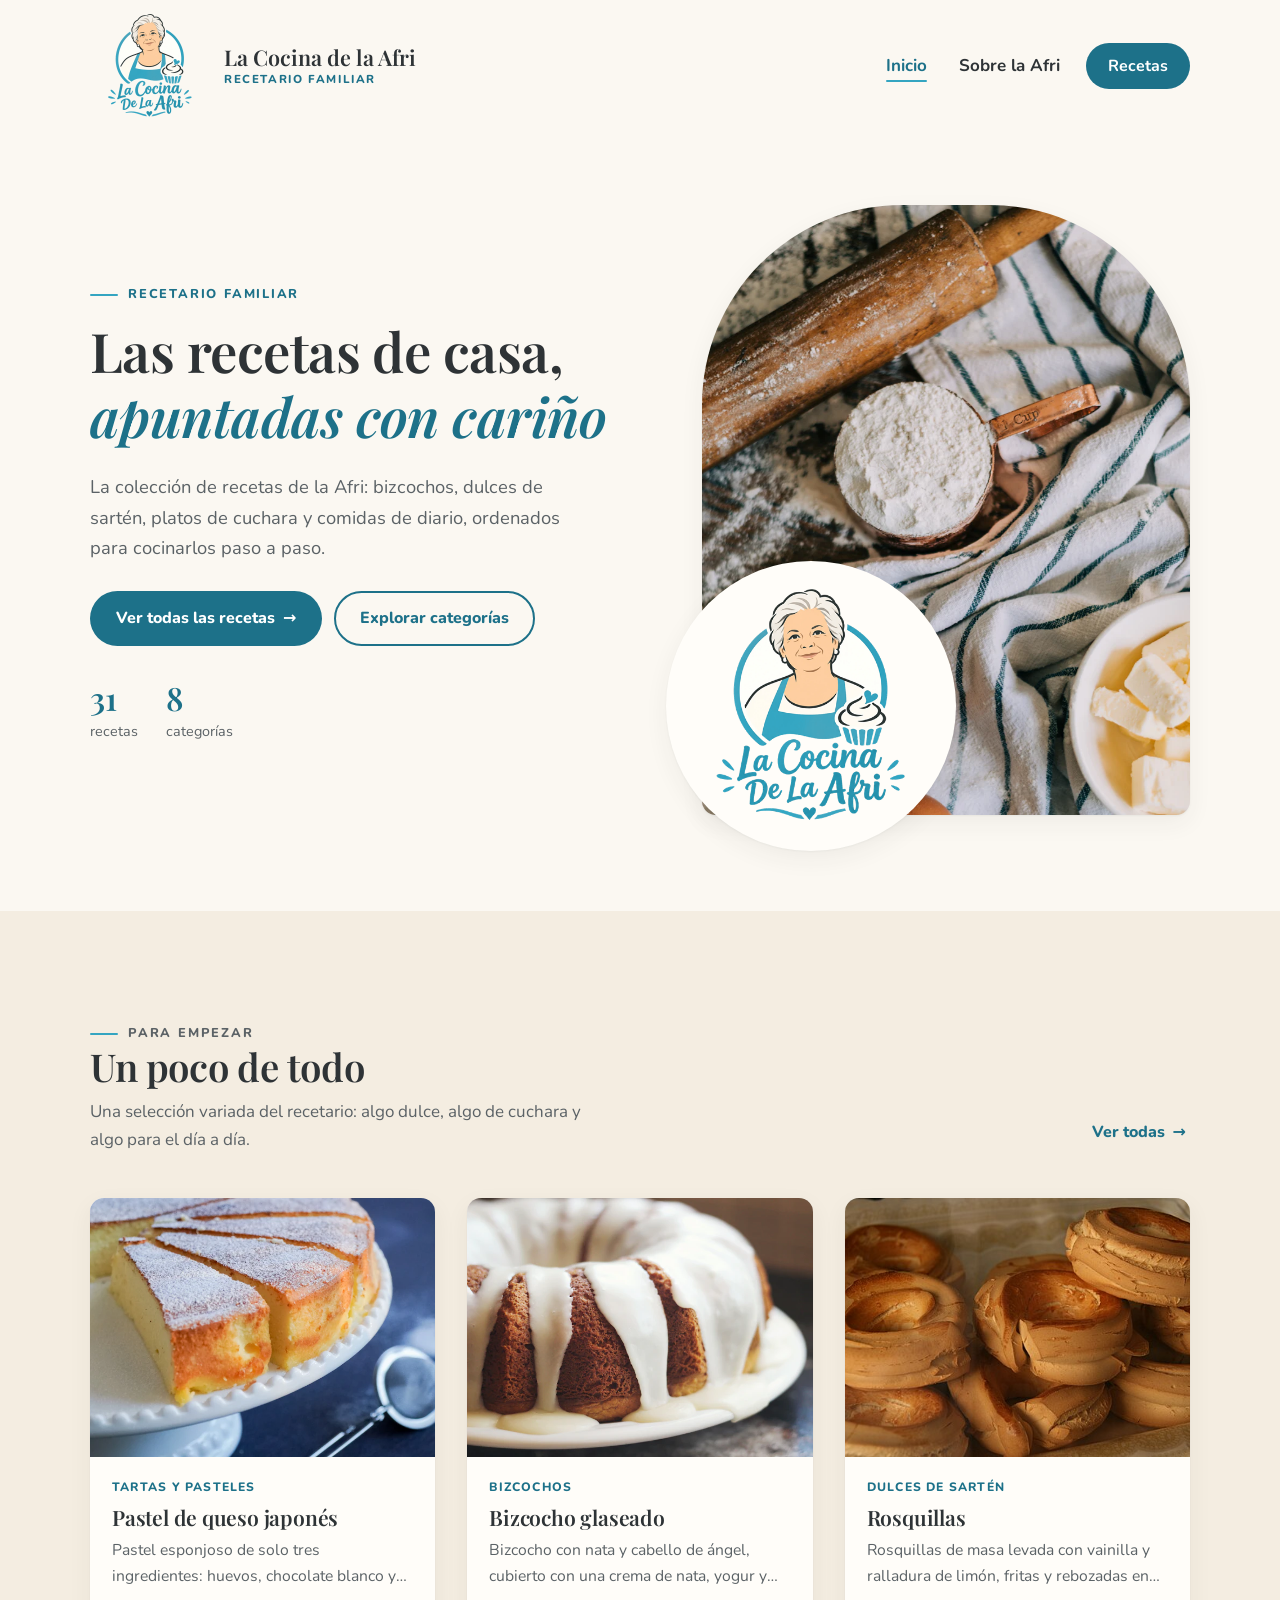
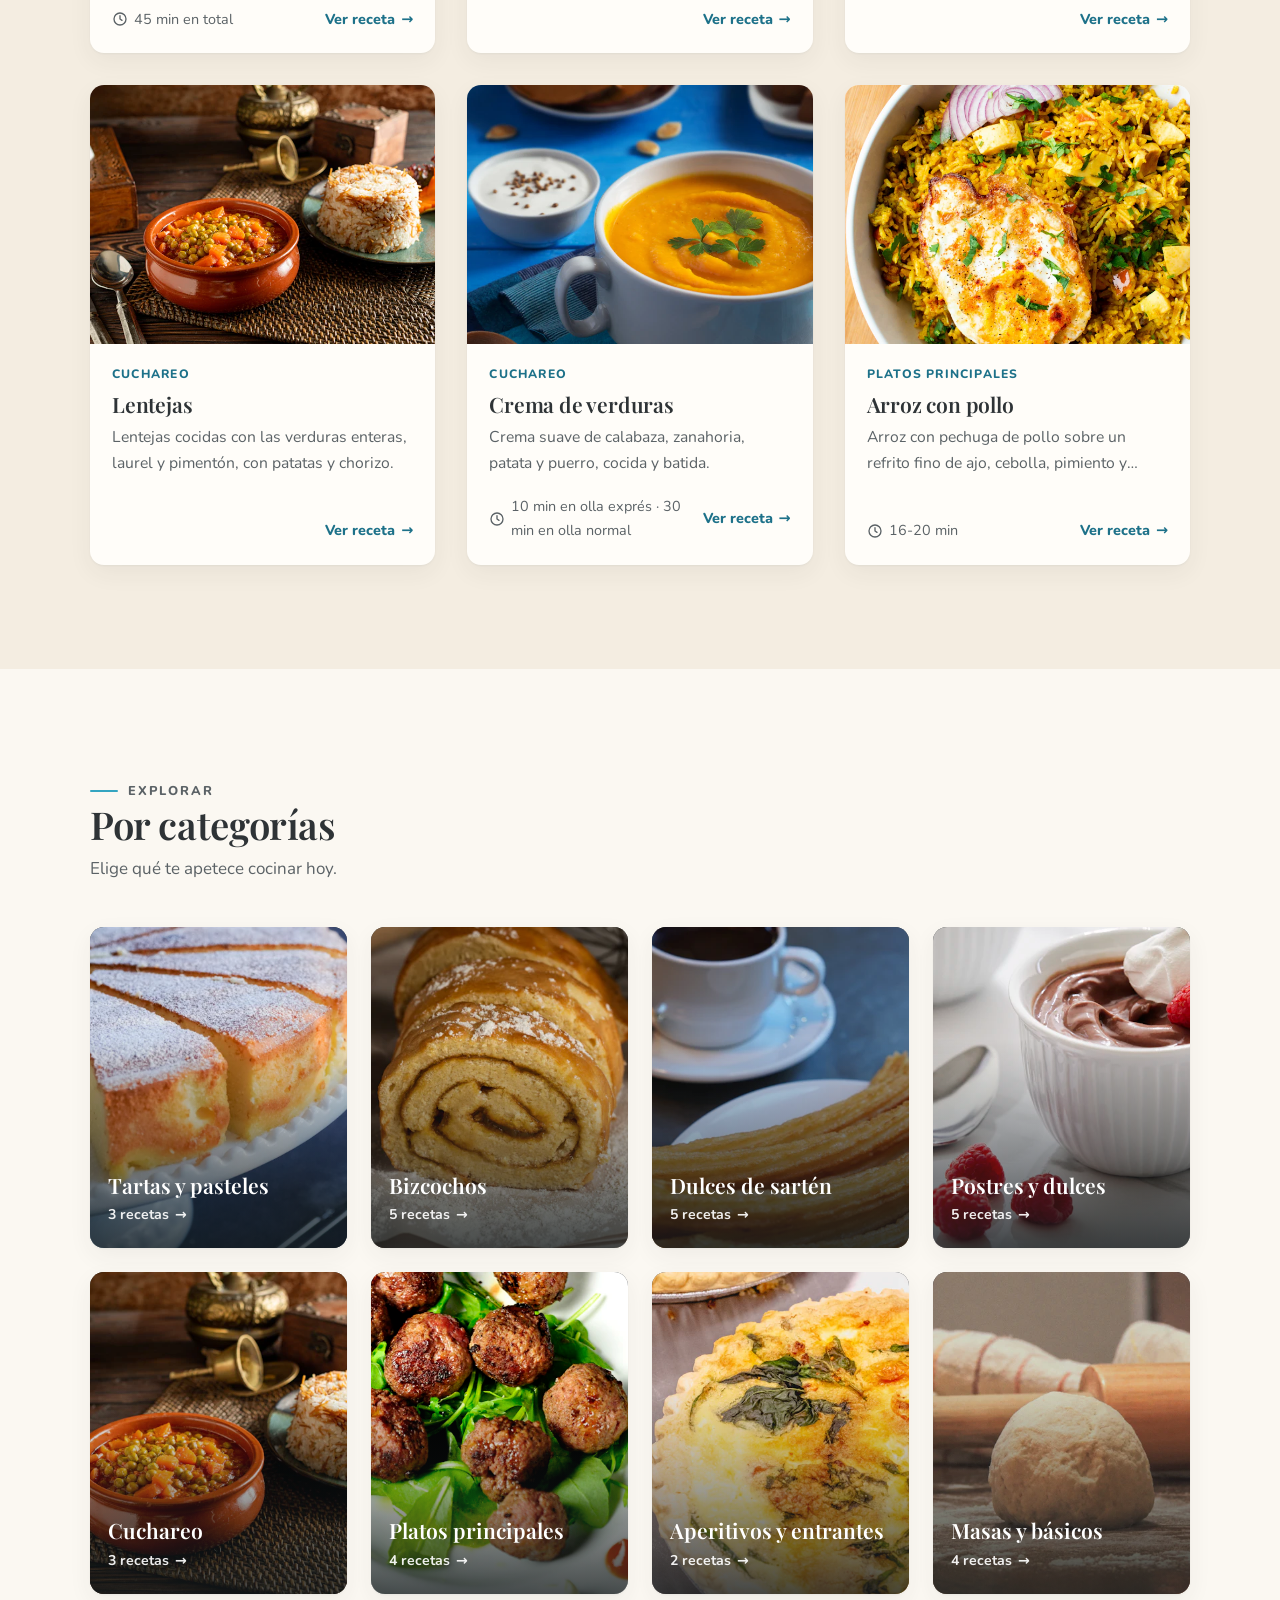
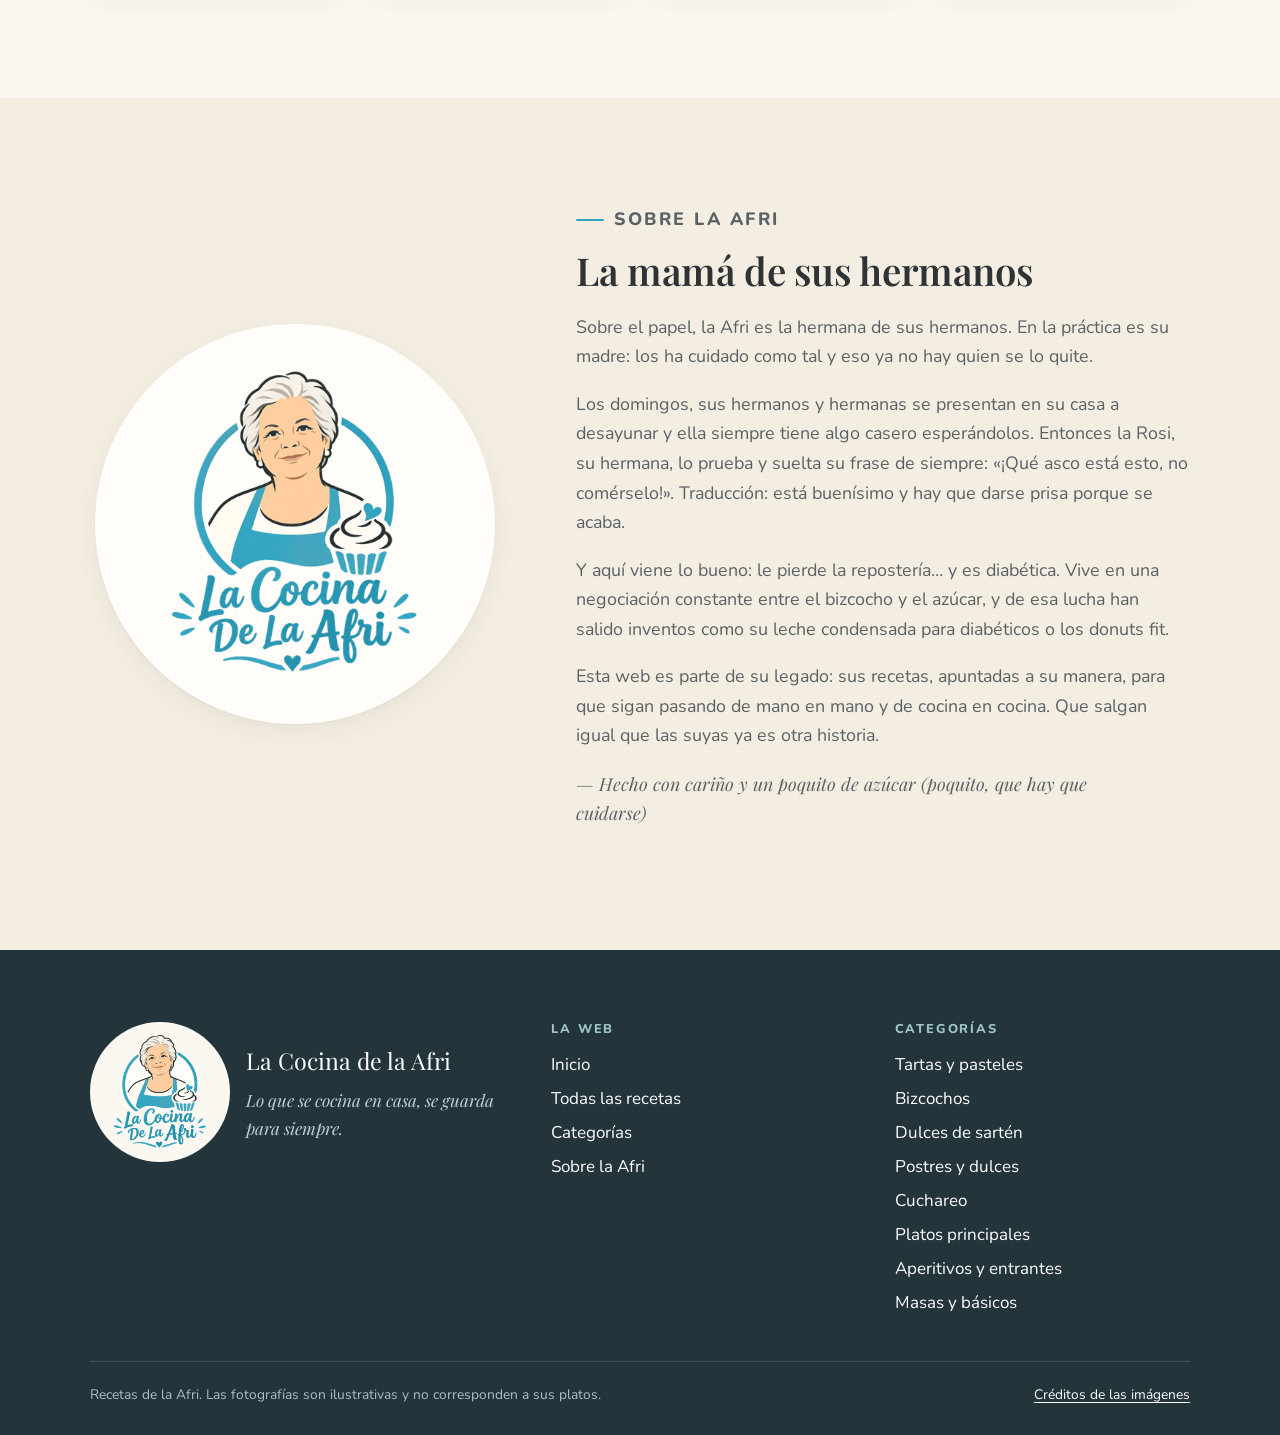
<file: index.html>
<!doctype html>
<html lang="es">
<head>
  <meta charset="utf-8">
  <meta name="viewport" content="width=device-width, initial-scale=1">
  <title>La Cocina de la Afri · Recetario familiar</title>
  <meta name="description" content="Las recetas de la Afri ordenadas y explicadas paso a paso: bizcochos, dulces de sartén, platos de cuchara y comidas de diario.">
  <meta name="theme-color" content="#fbf8f2">
  <link rel="icon" type="image/png" href="assets/logo/favicon-64.png">
  <link rel="apple-touch-icon" href="assets/logo/apple-touch-icon.png">
  <link rel="manifest" href="manifest.webmanifest">
  <meta property="og:type" content="website">
  <meta property="og:locale" content="es_ES">
  <meta property="og:title" content="La Cocina de la Afri">
  <meta property="og:description" content="Las recetas de la Afri ordenadas y explicadas paso a paso.">
  <meta property="og:image" content="assets/logo/logo-480.png">
  <link rel="preconnect" href="https://fonts.googleapis.com">
  <link rel="preconnect" href="https://fonts.gstatic.com" crossorigin>
  <link rel="stylesheet" href="https://fonts.googleapis.com/css2?family=Nunito:wght@400;600;700;800&family=Playfair+Display:ital,wght@0,400..700;1,400..600&display=swap">
  <link rel="stylesheet" href="css/styles.css">
  <link rel="preload" as="image" href="assets/images/portada/ingredientes-reposteria-900.webp">
</head>
<body data-pagina="inicio">
  <div id="cabecera"></div>

  <main id="contenido">
    <!-- Presentación -->
    <section class="hero" aria-labelledby="titulo-hero">
      <div class="contenedor hero__rejilla">
        <div>
          <p class="antetitulo">Recetario familiar</p>
          <h1 id="titulo-hero">Las recetas de casa, <em>apuntadas con cariño</em></h1>
          <p class="hero__texto">La colección de recetas de la Afri: bizcochos, dulces de sartén, platos de cuchara y comidas de diario, ordenados para cocinarlos paso a paso.</p>
          <div class="hero__acciones">
            <a class="boton boton--principal" href="recetas.html">Ver todas las recetas <span class="flecha" aria-hidden="true">→</span></a>
            <a class="boton boton--secundario" href="#categorias">Explorar categorías</a>
          </div>
          <ul class="hero__cifras" id="cifras" aria-label="El recetario en cifras"></ul>
        </div>
        <div class="hero__visual">
          <img class="hero__foto" src="assets/images/portada/ingredientes-reposteria-900.webp" width="900" height="1000" alt="Harina, huevos y mantequilla sobre un paño de rayas, listos para hornear." fetchpriority="high">
          <div class="hero__sello"><img src="assets/logo/logo-480.png" width="190" height="190" alt="Logo de La Cocina de la Afri: ilustración de la Afri con delantal azul y una magdalena."></div>
        </div>
      </div>
    </section>

    <!-- Recetas destacadas -->
    <section class="seccion seccion--crema" aria-labelledby="titulo-destacadas">
      <div class="contenedor">
        <div class="seccion__cabecera revelar">
          <div>
            <p class="antetitulo">Para empezar</p>
            <h2 id="titulo-destacadas">Un poco de todo</h2>
            <p>Una selección variada del recetario: algo dulce, algo de cuchara y algo para el día a día.</p>
          </div>
          <a class="boton boton--texto" href="recetas.html">Ver todas <span class="flecha" aria-hidden="true">→</span></a>
        </div>
        <div class="rejilla" id="destacadas"></div>
      </div>
    </section>

    <!-- Categorías -->
    <section class="seccion" id="categorias" aria-labelledby="titulo-categorias">
      <div class="contenedor">
        <div class="seccion__cabecera revelar">
          <div>
            <p class="antetitulo">Explorar</p>
            <h2 id="titulo-categorias">Por categorías</h2>
            <p>Elige qué te apetece cocinar hoy.</p>
          </div>
        </div>
        <div class="categorias" id="lista-categorias"></div>
      </div>
    </section>

    <!-- Sobre la Afri -->
    <section class="seccion seccion--crema" id="sobre-afri" aria-labelledby="titulo-sobre">
      <div class="contenedor sobre">
        <div class="sobre__retrato revelar" id="retrato-afri">
          <img src="assets/logo/logo-480.png" width="400" height="400" alt="Ilustración de la Afri del logo de La Cocina de la Afri." loading="lazy">
        </div>
        <div class="sobre__texto revelar">
          <p class="antetitulo">Sobre la Afri</p>
          <h2 id="titulo-sobre">La mamá de sus hermanos</h2>
          <div id="texto-sobre"></div>
          <p class="sobre__firma">— Hecho con cariño y un poquito de azúcar (poquito, que hay que cuidarse)</p>
        </div>
      </div>
    </section>
  </main>

  <div id="pie"></div>

  <script src="data/sitio.js"></script>
  <script src="data/categorias.js"></script>
  <script src="data/recetas.js"></script>
  <script src="js/main.js"></script>
  <script src="js/inicio.js"></script>
</body>
</html>
</file>
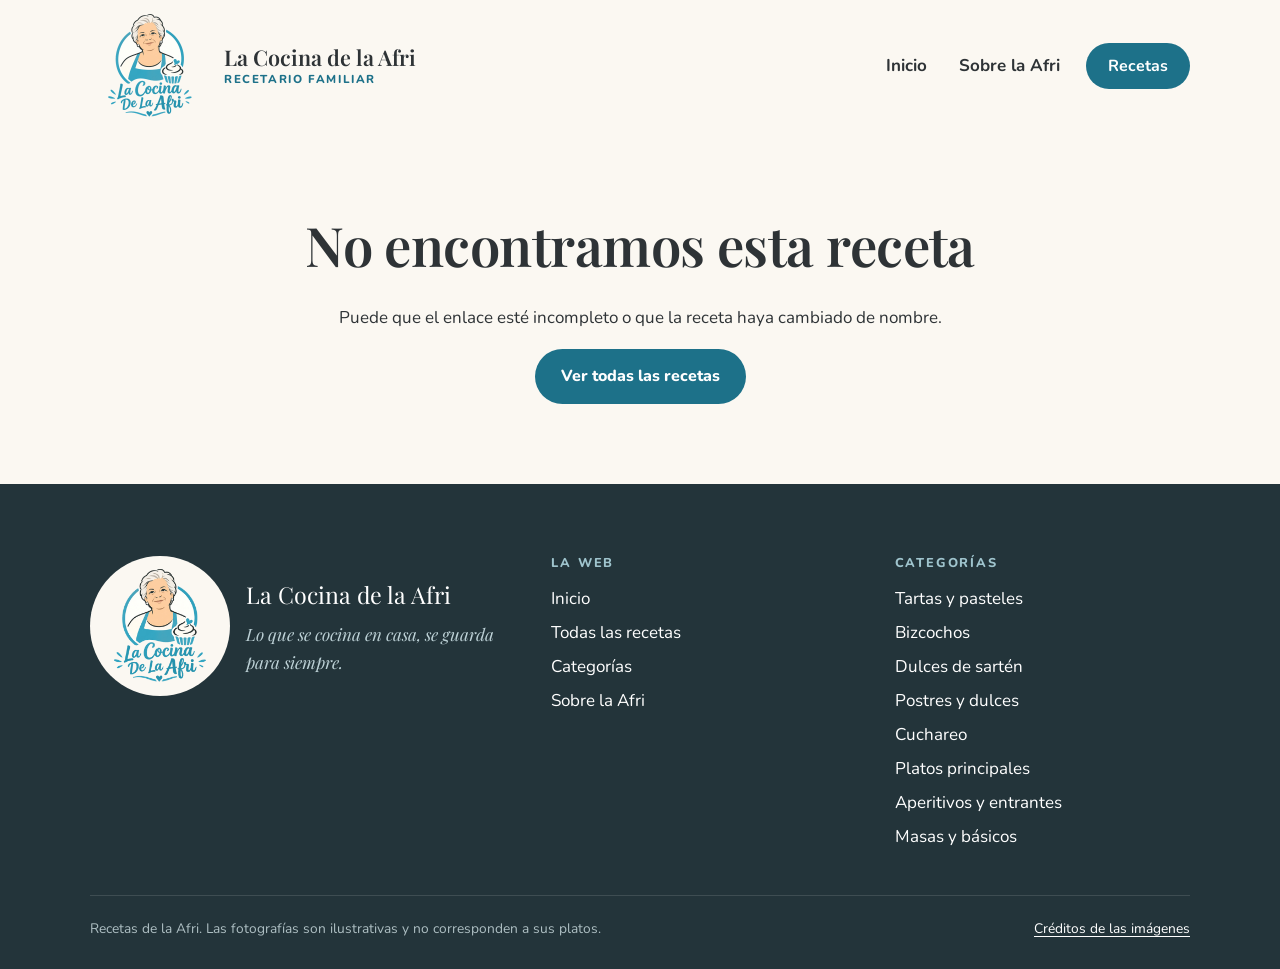
<file: receta.html>
<!doctype html>
<html lang="es">
<head>
  <meta charset="utf-8">
  <meta name="viewport" content="width=device-width, initial-scale=1">
  <title>Receta · La Cocina de la Afri</title>
  <meta name="description" content="Receta de La Cocina de la Afri, con ingredientes y pasos para seguir mientras cocinas.">
  <meta name="theme-color" content="#fbf8f2">
  <link rel="icon" type="image/png" href="assets/logo/favicon-64.png">
  <link rel="apple-touch-icon" href="assets/logo/apple-touch-icon.png">
  <link rel="manifest" href="manifest.webmanifest">
  <meta property="og:type" content="article">
  <meta property="og:locale" content="es_ES">
  <meta property="og:title" content="La Cocina de la Afri">
  <meta property="og:image" content="assets/logo/logo-480.png">
  <link rel="preconnect" href="https://fonts.googleapis.com">
  <link rel="preconnect" href="https://fonts.gstatic.com" crossorigin>
  <link rel="stylesheet" href="https://fonts.googleapis.com/css2?family=Nunito:wght@400;600;700;800&family=Playfair+Display:ital,wght@0,400..700;1,400..600&display=swap">
  <link rel="stylesheet" href="css/styles.css">
</head>
<body data-pagina="receta">
  <div id="cabecera"></div>

  <main id="contenido">
    <div id="receta"></div>
  </main>

  <div id="pie"></div>

  <script src="data/sitio.js"></script>
  <script src="data/categorias.js"></script>
  <script src="data/recetas.js"></script>
  <script src="js/main.js"></script>
  <script src="js/receta.js"></script>
</body>
</html>
</file>
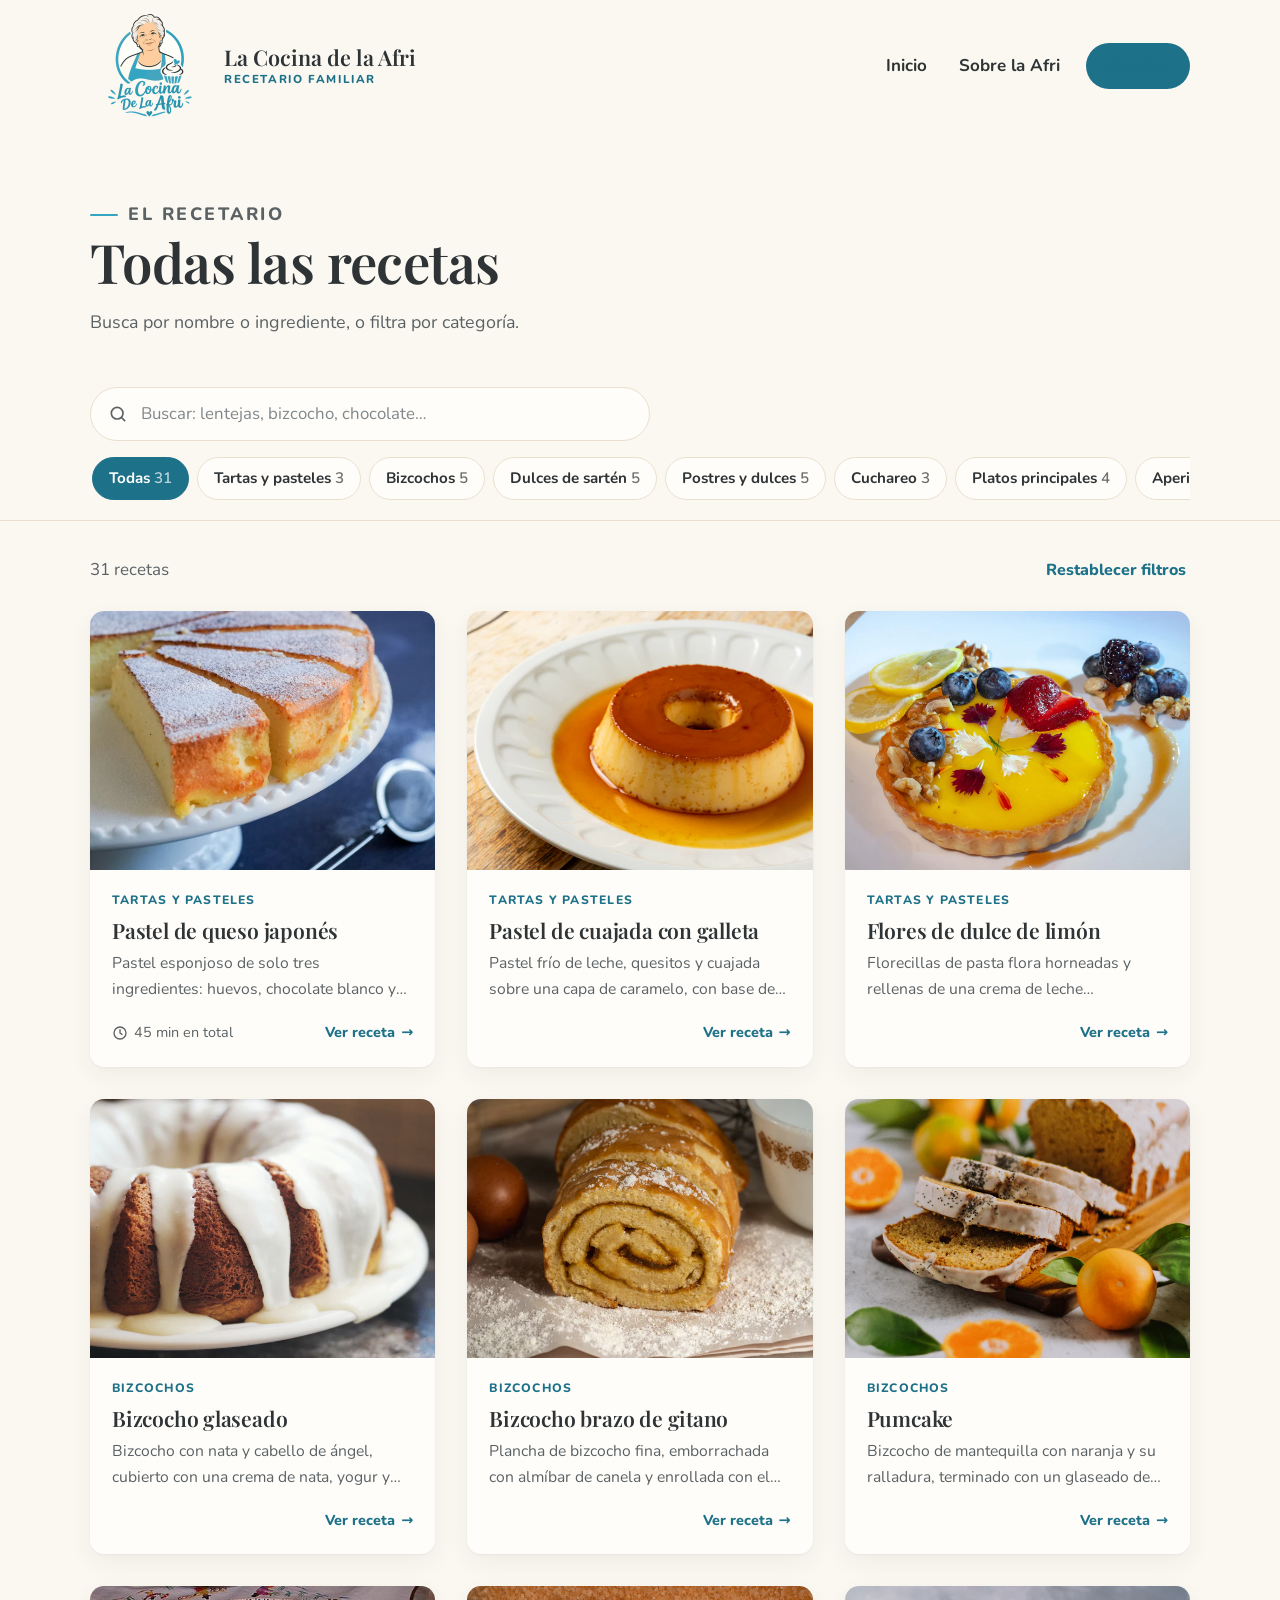
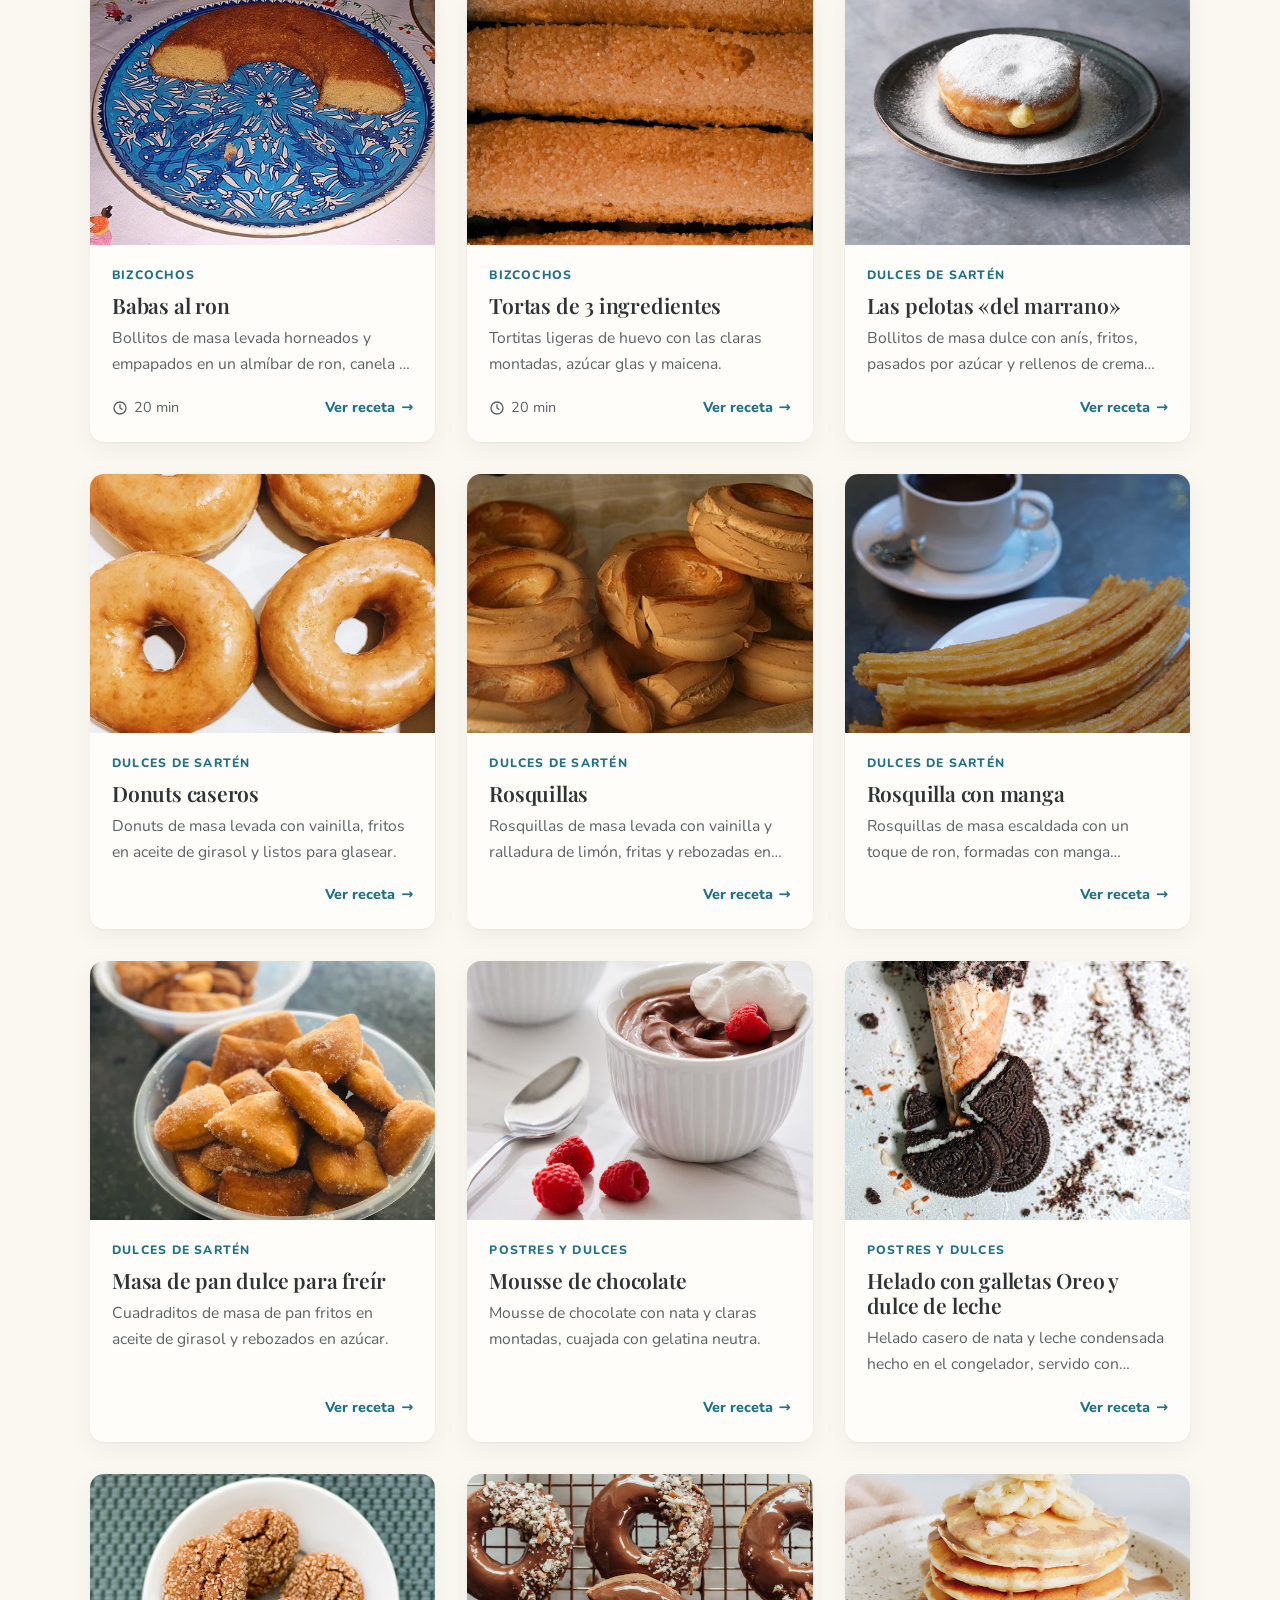
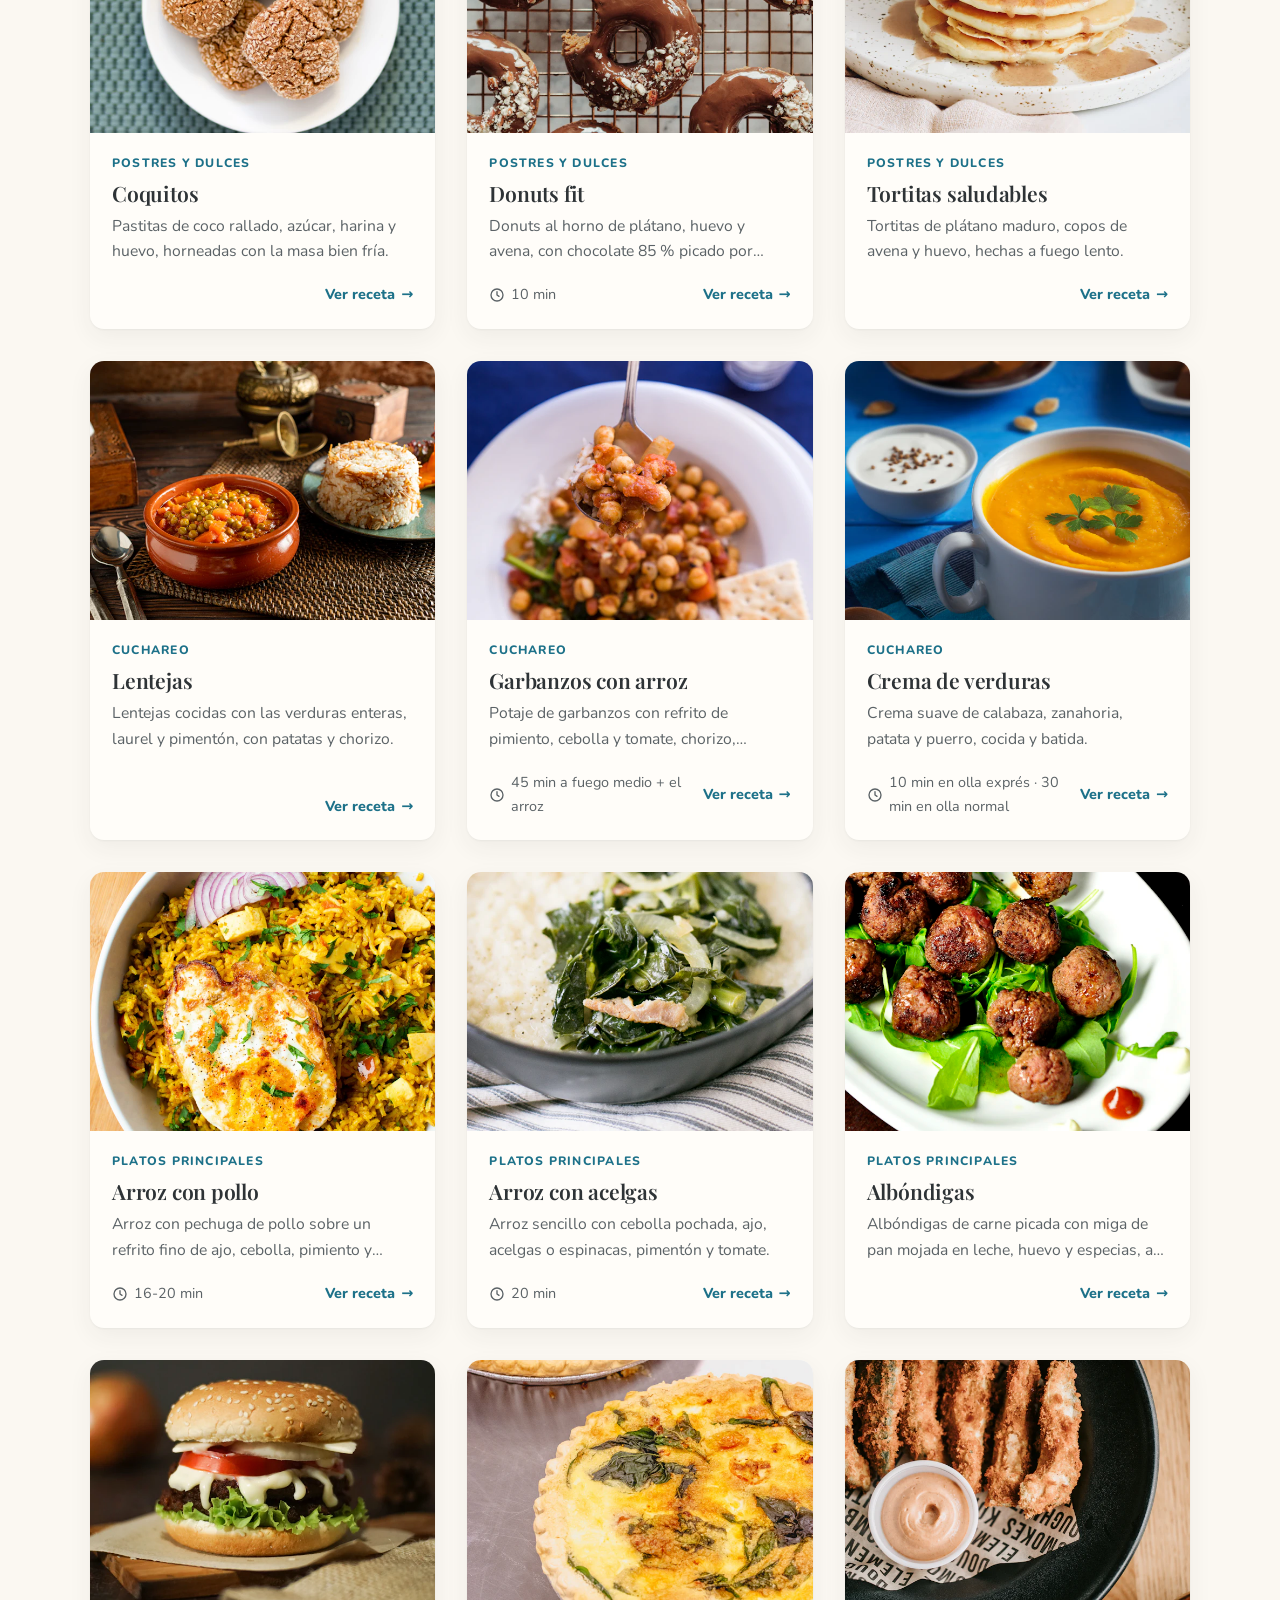
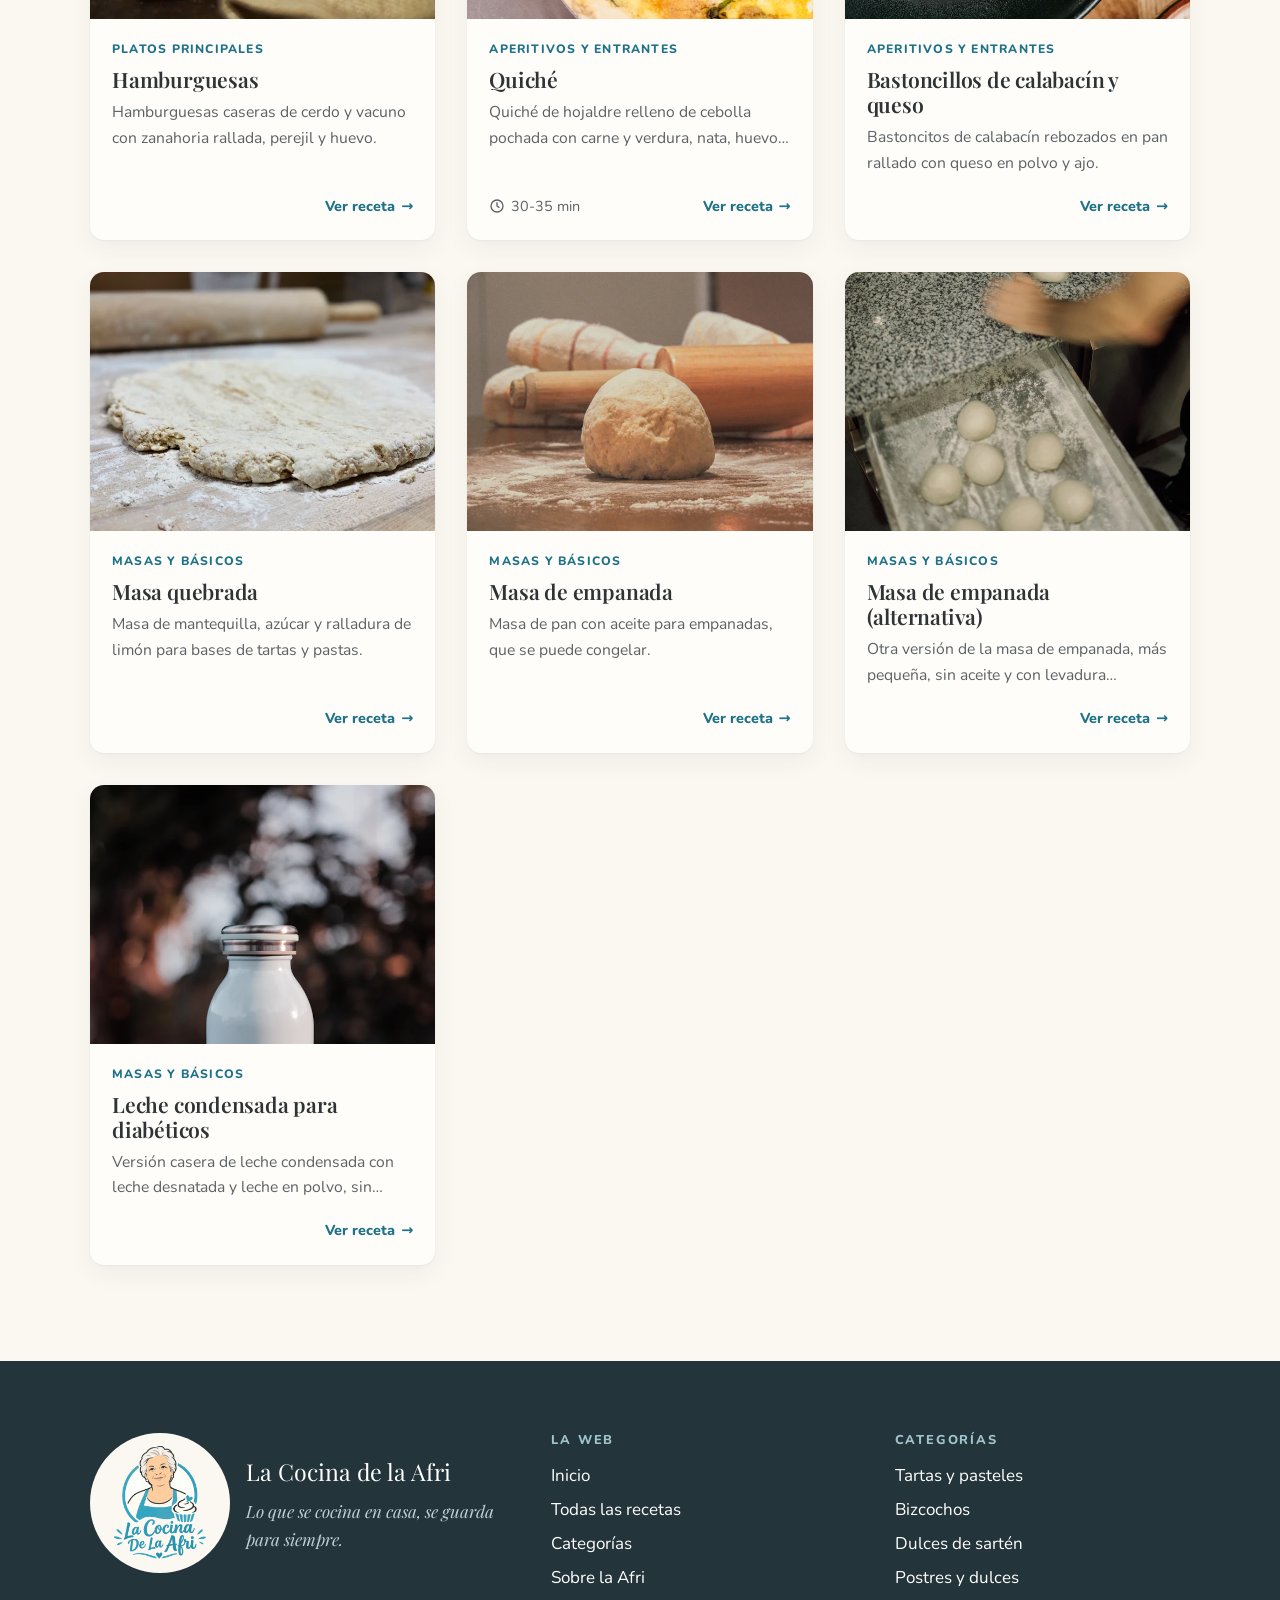
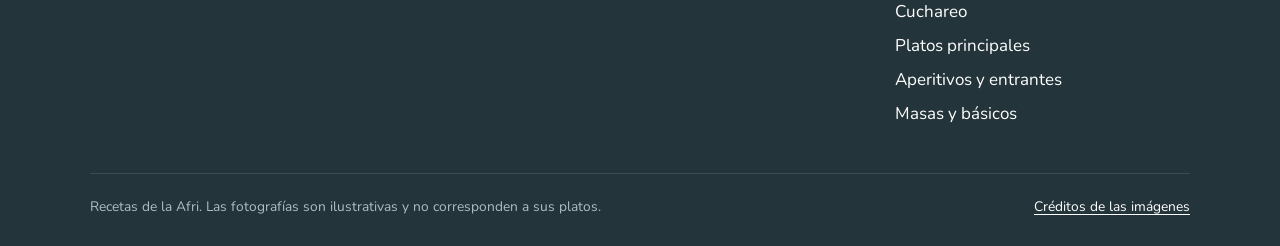
<file: recetas.html>
<!doctype html>
<html lang="es">
<head>
  <meta charset="utf-8">
  <meta name="viewport" content="width=device-width, initial-scale=1">
  <title>Todas las recetas · La Cocina de la Afri</title>
  <meta name="description" content="Catálogo completo de las recetas de la Afri, con buscador y filtros por categoría.">
  <meta name="theme-color" content="#fbf8f2">
  <link rel="icon" type="image/png" href="assets/logo/favicon-64.png">
  <link rel="apple-touch-icon" href="assets/logo/apple-touch-icon.png">
  <link rel="manifest" href="manifest.webmanifest">
  <meta property="og:type" content="website">
  <meta property="og:locale" content="es_ES">
  <meta property="og:title" content="Todas las recetas · La Cocina de la Afri">
  <meta property="og:image" content="assets/logo/logo-480.png">
  <link rel="preconnect" href="https://fonts.googleapis.com">
  <link rel="preconnect" href="https://fonts.gstatic.com" crossorigin>
  <link rel="stylesheet" href="https://fonts.googleapis.com/css2?family=Nunito:wght@400;600;700;800&family=Playfair+Display:ital,wght@0,400..700;1,400..600&display=swap">
  <link rel="stylesheet" href="css/styles.css">
</head>
<body data-pagina="recetas">
  <div id="cabecera"></div>

  <main id="contenido">
    <header class="cabecera-pagina">
      <div class="contenedor">
        <p class="antetitulo">El recetario</p>
        <h1 id="titulo-catalogo">Todas las recetas</h1>
        <p>Busca por nombre o ingrediente, o filtra por categoría.</p>
      </div>
    </header>

    <div class="filtros">
      <div class="contenedor">
        <form class="buscador" role="search" id="form-busqueda">
          <label class="visualmente-oculto" for="busqueda">Buscar recetas</label>
          <svg aria-hidden="true" viewBox="0 0 24 24" fill="none" stroke="currentColor" stroke-width="2" stroke-linecap="round"><circle cx="11" cy="11" r="7"/><path d="m20 20-3.5-3.5"/></svg>
          <input type="search" id="busqueda" name="q" placeholder="Buscar: lentejas, bizcocho, chocolate…" autocomplete="off" enterkeyhint="search">
          <button type="button" class="buscador__limpiar" id="limpiar-busqueda" aria-label="Borrar búsqueda" hidden>×</button>
        </form>
        <div class="chips" id="chips" role="group" aria-label="Filtrar por categoría"></div>
      </div>
    </div>

    <section class="contenedor" aria-labelledby="titulo-catalogo" style="padding-bottom: clamp(56px, 8vw, 96px)">
      <div class="resultados-info">
        <p id="estado" role="status" aria-live="polite"></p>
        <button type="button" class="boton boton--texto" id="restablecer" hidden>Restablecer filtros</button>
      </div>
      <div class="rejilla" id="resultados"></div>
      <div class="vacio" id="vacio" hidden>
        <h2>No hay recetas con esa búsqueda</h2>
        <p>Prueba con otra palabra o quita el filtro de categoría.</p>
        <button type="button" class="boton boton--principal" id="restablecer-vacio">Ver todas las recetas</button>
      </div>
    </section>
  </main>

  <div id="pie"></div>

  <script src="data/sitio.js"></script>
  <script src="data/categorias.js"></script>
  <script src="data/recetas.js"></script>
  <script src="js/main.js"></script>
  <script src="js/catalogo.js"></script>
</body>
</html>
</file>
<file: css/styles.css>
/* ==========================================================================
   La Cocina de la Afri — estilos globales
   ========================================================================== */

:root {
  /* Colores */
  --azul: #34a5c1;            /* color corporativo: detalles, barras, bordes */
  --azul-oscuro: #1d7189;     /* texto azul, enlaces y botones (contraste AA) */
  --azul-hondo: #155a6d;      /* hover de botones */
  --azul-claro: #e4f3f7;      /* fondos suaves */
  --marfil: #fbf8f2;          /* fondo general */
  --crema: #f4ede1;           /* superficies */
  --crema-oscura: #e9dfcd;    /* líneas y separadores */
  --blanco: #fffdf9;
  --texto: #2e3336;
  --texto-suave: #5b6266;
  --hecho: #6d7478;

  /* Tipografía */
  --serif: "Playfair Display", Georgia, "Times New Roman", serif;
  --sans: "Nunito", "Segoe UI", system-ui, -apple-system, sans-serif;

  /* Medidas */
  --radio: 14px;
  --radio-sm: 8px;
  --sombra: 0 1px 2px rgba(46, 51, 54, .05), 0 8px 24px rgba(46, 51, 54, .06);
  --sombra-hover: 0 2px 4px rgba(46, 51, 54, .06), 0 16px 36px rgba(46, 51, 54, .10);
  --ancho: 1180px;
  --gutter: clamp(16px, 4vw, 40px);
  --cabecera: 132px;
  --rapido: 180ms;
  --medio: 320ms;
  --curva: cubic-bezier(.2, .7, .2, 1);
}

/* ---------- Base ---------- */
*, *::before, *::after { box-sizing: border-box; }
html { -webkit-text-size-adjust: 100%; scroll-behavior: smooth; scroll-padding-top: calc(var(--cabecera) + 16px); }
body {
  margin: 0;
  background: var(--marfil);
  color: var(--texto);
  font-family: var(--sans);
  font-size: 1.0625rem;
  line-height: 1.65;
  -webkit-font-smoothing: antialiased;
  overflow-x: hidden;
}
img { max-width: 100%; height: auto; display: block; }
a { color: var(--azul-oscuro); text-decoration-thickness: 1px; text-underline-offset: 3px; transition: color var(--rapido); }
a:hover { color: var(--azul-hondo); }
h1, h2, h3, h4 { font-family: var(--serif); font-weight: 600; line-height: 1.18; margin: 0 0 .5em; color: var(--texto); letter-spacing: -.01em; }
h1 { font-size: clamp(2.1rem, 5vw, 3.4rem); }
h2 { font-size: clamp(1.7rem, 3.4vw, 2.4rem); }
h3 { font-size: 1.3rem; }
p { margin: 0 0 1em; }
button, input, select { font: inherit; color: inherit; }
:focus-visible { outline: 3px solid var(--azul); outline-offset: 3px; border-radius: 4px; }

.visualmente-oculto {
  position: absolute !important; width: 1px; height: 1px; padding: 0; margin: -1px;
  overflow: hidden; clip: rect(0 0 0 0); white-space: nowrap; border: 0;
}
.saltar {
  position: absolute; left: 16px; top: -60px; z-index: 100;
  background: var(--azul-oscuro); color: #fff; padding: 10px 16px; border-radius: var(--radio-sm);
  font-weight: 700; text-decoration: none; transition: top var(--rapido);
}
.saltar:focus { top: 12px; color: #fff; }

.contenedor { width: 100%; max-width: var(--ancho); margin: 0 auto; padding: 0 var(--gutter); }
.seccion { padding: clamp(56px, 9vw, 104px) 0; }
.seccion--crema { background: var(--crema); }

.antetitulo {
  display: inline-flex; align-items: center; gap: 10px;
  font-size: .8rem; font-weight: 800; letter-spacing: .14em; text-transform: uppercase;
  color: var(--azul-oscuro); margin: 0 0 14px;
}
.antetitulo::before { content: ""; width: 28px; height: 2px; background: var(--azul); border-radius: 2px; }

.seccion__cabecera { display: flex; flex-wrap: wrap; align-items: end; justify-content: space-between; gap: 16px 32px; margin-bottom: clamp(28px, 4vw, 44px); }
.seccion__cabecera h2 { margin: 0; }
.seccion__cabecera p { margin: 8px 0 0; color: var(--texto-suave); max-width: 52ch; }

/* ---------- Botones ---------- */
.boton {
  display: inline-flex; align-items: center; justify-content: center; gap: 8px;
  min-height: 48px; padding: 12px 24px; border-radius: 999px;
  font-weight: 800; font-size: 1rem; text-decoration: none; cursor: pointer;
  border: 2px solid transparent;
  transition: background-color var(--rapido), color var(--rapido), border-color var(--rapido), transform var(--rapido), box-shadow var(--rapido);
}
.boton--principal { background: var(--azul-oscuro); color: #fff; }
.boton--principal:hover { background: var(--azul-hondo); color: #fff; transform: translateY(-1px); box-shadow: 0 6px 18px rgba(29, 113, 137, .25); }
.boton--secundario { background: transparent; color: var(--azul-oscuro); border-color: currentColor; }
.boton--secundario:hover { background: var(--azul-claro); color: var(--azul-hondo); }
.boton--texto { min-height: 40px; padding: 8px 4px; border: 0; background: none; color: var(--azul-oscuro); font-weight: 800; }
.boton--texto:hover { color: var(--azul-hondo); text-decoration: underline; }
.boton:active { transform: translateY(0) scale(.98); }
.flecha { transition: transform var(--rapido); }
a:hover .flecha, button:hover .flecha { transform: translateX(3px); }

/* ---------- Cabecera ---------- */
.cabecera {
  position: sticky; top: 0; z-index: 50;
  background: rgba(251, 248, 242, .92);
  -webkit-backdrop-filter: saturate(1.4) blur(10px); backdrop-filter: saturate(1.4) blur(10px);
  border-bottom: 1px solid transparent;
  transition: border-color var(--medio), box-shadow var(--medio);
}
.cabecera.con-sombra { border-bottom-color: var(--crema-oscura); box-shadow: 0 6px 20px rgba(46, 51, 54, .05); }
.cabecera__fila { display: flex; align-items: center; justify-content: space-between; gap: 16px; height: var(--cabecera); }
.marca { display: flex; align-items: center; gap: 14px; text-decoration: none; color: var(--texto); }
.marca img { width: 120px; height: 120px; }
.marca__nombre { font-family: var(--serif); font-weight: 600; font-size: 1.35rem; line-height: 1.1; }
.marca__nombre span { display: block; font-family: var(--sans); font-size: .72rem; font-weight: 800; letter-spacing: .14em; text-transform: uppercase; color: var(--azul-oscuro); margin-top: 3px; }
.marca:hover { color: var(--texto); }

.nav__lista { display: flex; align-items: center; gap: 4px; list-style: none; margin: 0; padding: 0; }
.nav__lista a {
  position: relative; display: inline-flex; align-items: center; min-height: 44px; padding: 8px 14px;
  font-weight: 700; color: var(--texto); text-decoration: none; border-radius: 999px;
}
.nav__lista a::after {
  content: ""; position: absolute; left: 14px; right: 14px; bottom: 6px; height: 2px;
  background: var(--azul); border-radius: 2px; transform: scaleX(0); transform-origin: left;
  transition: transform var(--medio) var(--curva);
}
.nav__lista a:hover::after, .nav__lista a[aria-current="page"]::after { transform: scaleX(1); }
.nav__lista a[aria-current="page"] { color: var(--azul-oscuro); }
.nav__lista .boton { margin-left: 8px; min-height: 44px; padding: 8px 20px; }
.nav__lista .boton::after { display: none; }
.nav__lista .boton--principal { color: #fff; }

.menu-boton {
  display: none; align-items: center; gap: 8px; min-height: 44px; padding: 8px 14px;
  background: var(--blanco); border: 1px solid var(--crema-oscura); border-radius: 999px;
  font-weight: 800; cursor: pointer;
}
.menu-boton__icono { position: relative; width: 18px; height: 12px; }
.menu-boton__icono span { position: absolute; left: 0; right: 0; height: 2px; background: currentColor; border-radius: 2px; transition: transform var(--medio) var(--curva), opacity var(--rapido); }
.menu-boton__icono span:nth-child(1) { top: 0; }
.menu-boton__icono span:nth-child(2) { top: 5px; }
.menu-boton__icono span:nth-child(3) { top: 10px; }
.menu-boton[aria-expanded="true"] .menu-boton__icono span:nth-child(1) { transform: translateY(5px) rotate(45deg); }
.menu-boton[aria-expanded="true"] .menu-boton__icono span:nth-child(2) { opacity: 0; }
.menu-boton[aria-expanded="true"] .menu-boton__icono span:nth-child(3) { transform: translateY(-5px) rotate(-45deg); }

@media (max-width: 860px) {
  :root { --cabecera: 104px; }
  .marca { gap: 10px; }
  .marca img { width: 92px; height: 92px; }
  .marca__nombre { font-size: 1.08rem; }
  .menu-boton { display: inline-flex; }
  .nav {
    position: absolute; left: 0; right: 0; top: 100%;
    background: var(--marfil); border-bottom: 1px solid var(--crema-oscura);
    box-shadow: 0 16px 30px rgba(46, 51, 54, .08);
    visibility: hidden; opacity: 0; transform: translateY(-8px);
    transition: opacity var(--medio) var(--curva), transform var(--medio) var(--curva), visibility 0s linear var(--medio);
  }
  .nav.abierto { visibility: visible; opacity: 1; transform: none; transition-delay: 0s; }
  .nav__lista { flex-direction: column; align-items: stretch; gap: 0; padding: 8px var(--gutter) 20px; text-align: right; }
  .nav__lista a { display: flex; justify-content: flex-end; padding: 12px 4px; border-radius: 0; border-bottom: 1px solid var(--crema-oscura); font-size: 1.08rem; }
  .nav__lista a::after { display: none; }
  .nav__lista li:last-child { display: flex; justify-content: flex-end; }
  .nav__lista .boton { margin: 16px 0 0; border-bottom: 0; padding: 10px 28px; }
}
@media (max-width: 380px) {
  .marca__nombre span { display: none; }
}

/* ---------- Portada: hero ---------- */
.hero { padding: clamp(32px, 6vw, 72px) 0 clamp(56px, 8vw, 96px); }
.hero__rejilla { display: grid; grid-template-columns: 1.05fr .95fr; gap: clamp(32px, 6vw, 72px); align-items: center; }
.hero h1 { margin-bottom: .45em; }
.hero h1 em { font-style: italic; color: var(--azul-oscuro); }
.hero__texto { font-size: 1.15rem; color: var(--texto-suave); max-width: 46ch; margin-bottom: 28px; }
.hero__acciones { display: flex; flex-wrap: wrap; gap: 12px; }
.hero__cifras { display: flex; flex-wrap: wrap; gap: 28px; margin: 36px 0 0; padding: 0; list-style: none; }
.hero__cifras li { display: flex; flex-direction: column; }
.hero__cifras strong { font-family: var(--serif); font-size: 2rem; font-weight: 600; color: var(--azul-oscuro); line-height: 1; }
.hero__cifras span { font-size: .9rem; color: var(--texto-suave); margin-top: 6px; }
.hero__visual { position: relative; }
.hero__foto {
  aspect-ratio: 4 / 5; width: 100%; object-fit: cover;
  border-radius: 200px 200px var(--radio) var(--radio);
  box-shadow: var(--sombra);
  background: var(--crema);
}
.hero__sello {
  position: absolute; left: -36px; bottom: -36px; width: clamp(200px, 24vw, 290px); aspect-ratio: 1;
  background: var(--blanco); border-radius: 50%; padding: 10px;
  box-shadow: var(--sombra);
}
.hero__sello img { width: 100%; height: 100%; object-fit: contain; }

@media (max-width: 860px) {
  .hero__rejilla { grid-template-columns: 1fr; }
  .hero__visual { max-width: 460px; margin: 0 auto; width: 100%; order: -1; }
  .hero__foto { aspect-ratio: 5 / 4; border-radius: 160px 160px var(--radio) var(--radio); }
  .hero__visual { margin-bottom: 80px; }
  .hero__sello { left: 50%; bottom: -80px; width: 190px; transform: translateX(-50%); }
}

/* ---------- Tarjetas de receta ---------- */
.rejilla { display: grid; grid-template-columns: repeat(auto-fill, minmax(min(100%, 280px), 1fr)); gap: clamp(20px, 3vw, 32px); }
.tarjeta {
  position: relative; display: flex; flex-direction: column;
  background: var(--blanco); border-radius: var(--radio); overflow: hidden;
  box-shadow: var(--sombra);
  transition: transform var(--medio) var(--curva), box-shadow var(--medio) var(--curva);
}
.tarjeta:hover { transform: translateY(-4px); box-shadow: var(--sombra-hover); }
.tarjeta:focus-within { box-shadow: var(--sombra-hover), 0 0 0 3px var(--azul); }
.tarjeta__imagen { aspect-ratio: 4 / 3; overflow: hidden; background: var(--crema); }
.tarjeta__imagen img { width: 100%; height: 100%; object-fit: cover; transition: transform 600ms var(--curva); }
.tarjeta:hover .tarjeta__imagen img { transform: scale(1.04); }
.tarjeta__cuerpo { display: flex; flex-direction: column; gap: 8px; padding: 20px 22px 22px; flex: 1; }
.etiqueta-cat {
  align-self: flex-start; font-size: .76rem; font-weight: 800; letter-spacing: .1em; text-transform: uppercase; color: var(--azul-oscuro);
}
.tarjeta h3 { margin: 0; font-size: 1.32rem; }
.tarjeta h3 a { color: var(--texto); text-decoration: none; }
.tarjeta h3 a::after { content: ""; position: absolute; inset: 0; z-index: 1; }
.tarjeta h3 a:focus-visible { outline: none; }
.tarjeta__desc {
  margin: 0; color: var(--texto-suave); font-size: .98rem;
  display: -webkit-box; -webkit-line-clamp: 2; -webkit-box-orient: vertical; overflow: hidden;
}
.tarjeta__pie { margin-top: auto; padding-top: 10px; display: flex; align-items: center; justify-content: space-between; gap: 12px; font-size: .9rem; color: var(--texto-suave); }
.tarjeta__ver { font-weight: 800; color: var(--azul-oscuro); display: inline-flex; gap: 6px; white-space: nowrap; flex: none; }
.tarjeta__pie svg { flex: none; }
.tarjeta:hover .flecha { transform: translateX(3px); }

/* ---------- Categorías ---------- */
.categorias { display: grid; grid-template-columns: repeat(4, 1fr); gap: clamp(14px, 2vw, 24px); }
.categoria {
  position: relative; display: flex; align-items: flex-end; aspect-ratio: 4 / 5; min-height: 180px;
  border-radius: var(--radio); overflow: hidden; text-decoration: none; color: #fff; background: var(--texto);
  box-shadow: var(--sombra); isolation: isolate;
}
.categoria img { position: absolute; inset: 0; width: 100%; height: 100%; object-fit: cover; z-index: -2; transition: transform 700ms var(--curva); }
.categoria::before { content: ""; position: absolute; inset: 0; z-index: -1; background: linear-gradient(180deg, rgba(20, 26, 28, 0) 35%, rgba(20, 26, 28, .78) 100%); }
.categoria:hover img { transform: scale(1.05); }
.categoria:hover { color: #fff; }
.categoria__texto { padding: 18px 18px 20px; }
.categoria__nombre { font-family: var(--serif); font-size: 1.32rem; font-weight: 600; line-height: 1.15; display: block; }
.categoria__num { display: inline-flex; align-items: center; gap: 6px; margin-top: 6px; font-size: .88rem; font-weight: 700; opacity: .92; }
@media (max-width: 960px) { .categorias { grid-template-columns: repeat(3, 1fr); } }
@media (max-width: 640px) { .categorias { grid-template-columns: repeat(2, 1fr); } .categoria { aspect-ratio: 1; } .categoria__nombre { font-size: 1.1rem; } }

/* ---------- Sobre Afri ---------- */
.sobre { display: grid; grid-template-columns: .8fr 1.2fr; gap: clamp(32px, 6vw, 80px); align-items: center; }
.sobre__retrato {
  position: relative; aspect-ratio: 1; max-width: 400px; width: 100%; margin: 0 auto;
  border-radius: 50%; background: var(--blanco); box-shadow: var(--sombra); padding: 6%;
}
.sobre__retrato img { width: 100%; height: 100%; object-fit: contain; border-radius: 50%; }
.sobre__retrato--foto { padding: 0; overflow: hidden; }
.sobre__retrato--foto img { object-fit: cover; }
.sobre__texto p { font-size: 1.12rem; color: var(--texto-suave); max-width: 56ch; }
.sobre__firma { font-family: var(--serif); font-style: italic; font-size: 1.4rem; color: var(--azul-oscuro); margin-top: 8px; }
@media (max-width: 760px) { .sobre { grid-template-columns: 1fr; } .sobre__retrato { max-width: 260px; } }

/* ---------- Pie ---------- */
.pie { background: #23343a; color: #dfe7e9; padding: clamp(48px, 7vw, 72px) 0 28px; }
.pie a { color: #ffffff; }
.pie a:hover { color: #bfe6f0; }
.pie__rejilla { display: grid; grid-template-columns: 1.4fr 1fr 1fr; gap: 32px 48px; }
.pie__marca { display: flex; gap: 16px; align-items: center; }
.pie__marca img { width: 140px; height: 140px; background: var(--marfil); border-radius: 50%; padding: 4px; }
.pie__nombre { font-family: var(--serif); font-size: 1.45rem; color: #fff; margin: 0; }
.pie__frase { font-family: var(--serif); font-style: italic; color: #bcd0d5; margin: 6px 0 0; }
.pie h2 { font-family: var(--sans); font-size: .8rem; font-weight: 800; letter-spacing: .14em; text-transform: uppercase; color: #9fc4cd; margin-bottom: 14px; }
.pie ul { list-style: none; margin: 0; padding: 0; display: grid; gap: 6px; }
.pie ul a { text-decoration: none; }
.pie ul a:hover { text-decoration: underline; }
.pie__legal { margin-top: 44px; padding-top: 22px; border-top: 1px solid rgba(255, 255, 255, .12); font-size: .86rem; color: #aebfc3; display: flex; flex-wrap: wrap; justify-content: space-between; gap: 8px 24px; }
.pie__legal p { margin: 0; }
@media (max-width: 760px) { .pie__rejilla { grid-template-columns: 1fr 1fr; } .pie__rejilla > :first-child { grid-column: 1 / -1; } }

/* ---------- Catálogo ---------- */
.cabecera-pagina { padding: clamp(36px, 6vw, 64px) 0 clamp(24px, 4vw, 36px); }
.cabecera-pagina h1 { margin-bottom: .25em; }
.cabecera-pagina p { color: var(--texto-suave); font-size: 1.12rem; margin: 0; max-width: 60ch; }

.filtros {
  position: sticky; top: var(--cabecera); z-index: 20;
  background: rgba(251, 248, 242, .95); -webkit-backdrop-filter: blur(8px); backdrop-filter: blur(8px);
  padding: 14px 0; margin-bottom: 28px; border-bottom: 1px solid var(--crema-oscura);
}
.buscador { position: relative; max-width: 560px; }
.buscador svg { position: absolute; left: 18px; top: 50%; transform: translateY(-50%); width: 20px; height: 20px; color: var(--texto-suave); pointer-events: none; }
.buscador input {
  width: 100%; min-height: 52px; padding: 12px 48px 12px 50px;
  border: 1.5px solid var(--crema-oscura); border-radius: 999px; background: var(--blanco);
  font-size: 1.05rem; transition: border-color var(--rapido), box-shadow var(--rapido);
}
.buscador input::placeholder { color: #80878a; }
.buscador input:focus { outline: none; border-color: var(--azul); box-shadow: 0 0 0 4px rgba(52, 165, 193, .18); }
.buscador input::-webkit-search-cancel-button { display: none; }
.buscador__limpiar {
  position: absolute; right: 6px; top: 50%; transform: translateY(-50%);
  width: 40px; height: 40px; border-radius: 50%; border: 0; background: transparent; cursor: pointer;
  color: var(--texto-suave); font-size: 1.4rem; line-height: 1;
}
.buscador__limpiar:hover { background: var(--crema); color: var(--texto); }
.chips { display: flex; gap: 8px; margin-top: 12px; overflow-x: auto; padding: 4px 2px 6px; scrollbar-width: thin; }
.chip {
  flex: 0 0 auto; min-height: 40px; padding: 8px 16px; border-radius: 999px; cursor: pointer;
  border: 1.5px solid var(--crema-oscura); background: var(--blanco); font-weight: 700; font-size: .95rem; color: var(--texto);
  transition: background-color var(--rapido), border-color var(--rapido), color var(--rapido);
}
.chip:hover { border-color: var(--azul); }
.chip[aria-pressed="true"] { background: var(--azul-oscuro); border-color: var(--azul-oscuro); color: #fff; }
.chip__num { opacity: .7; font-weight: 600; margin-left: 4px; }
.resultados-info { display: flex; flex-wrap: wrap; align-items: center; justify-content: space-between; gap: 8px 16px; margin-bottom: 20px; color: var(--texto-suave); }
.resultados-info p { margin: 0; }
.vacio { text-align: center; padding: 56px 20px; background: var(--crema); border-radius: var(--radio); }
.vacio h2 { font-size: 1.6rem; }
.vacio p { color: var(--texto-suave); }
.rejilla .tarjeta { animation: aparecer var(--medio) var(--curva) both; }
@keyframes aparecer { from { opacity: 0; transform: translateY(8px); } to { opacity: 1; transform: none; } }

/* ---------- Página de receta ---------- */
.migas { padding-top: 24px; font-size: .92rem; color: var(--texto-suave); }
.migas ol { list-style: none; display: flex; flex-wrap: wrap; gap: 6px; margin: 0; padding: 0; }
.migas li + li::before { content: "/"; margin-right: 6px; color: var(--crema-oscura); }
.migas a { color: var(--texto-suave); }
.migas [aria-current] { color: var(--texto); font-weight: 700; }

.receta-cabecera { display: grid; grid-template-columns: 1fr 1fr; gap: clamp(28px, 5vw, 64px); align-items: center; padding: clamp(20px, 3vw, 36px) 0 clamp(40px, 6vw, 64px); }
.receta-cabecera h1 { margin: 6px 0 .35em; }
.receta-cabecera__desc { font-size: 1.15rem; color: var(--texto-suave); max-width: 48ch; }
.receta-cabecera__foto { margin: 0; }
.receta-cabecera__foto img { width: 100%; aspect-ratio: 4 / 3; object-fit: cover; border-radius: var(--radio); box-shadow: var(--sombra); background: var(--crema); }
.receta-cabecera__foto figcaption { margin-top: 8px; font-size: .8rem; color: var(--texto-suave); }
.datos { display: flex; flex-wrap: wrap; gap: 10px; margin: 22px 0 0; padding: 0; list-style: none; }
.dato { background: var(--blanco); border: 1px solid var(--crema-oscura); border-radius: var(--radio-sm); padding: 8px 14px; line-height: 1.3; }
.dato__val { margin: 0; }
.datos dt, .datos .dato__et { display: block; font-size: .74rem; font-weight: 800; letter-spacing: .1em; text-transform: uppercase; color: var(--azul-oscuro); }
.datos .dato__val { font-weight: 700; }
.aviso-ampliada { margin-top: 22px; padding: 12px 16px; border-left: 3px solid var(--azul); background: var(--azul-claro); border-radius: 0 var(--radio-sm) var(--radio-sm) 0; font-size: .95rem; color: var(--texto); }
.aviso-ampliada a { font-weight: 700; }
@media (max-width: 860px) { .receta-cabecera { grid-template-columns: 1fr; } .receta-cabecera__foto { order: -1; } }

.receta-cuerpo { display: grid; grid-template-columns: minmax(280px, 380px) 1fr; gap: clamp(28px, 5vw, 64px); align-items: start; padding-bottom: clamp(48px, 7vw, 88px); }
@media (max-width: 900px) { .receta-cuerpo { grid-template-columns: 1fr; } }

.panel { background: var(--blanco); border-radius: var(--radio); box-shadow: var(--sombra); padding: clamp(20px, 3vw, 30px); }
.ingredientes { position: sticky; top: calc(var(--cabecera) + 20px); }
@media (max-width: 900px) { .ingredientes { position: static; } }
.panel__cabecera { display: flex; align-items: baseline; justify-content: space-between; gap: 12px; margin-bottom: 6px; }
.panel__cabecera h2 { font-size: 1.6rem; margin: 0; }
.contador { font-size: .9rem; color: var(--texto-suave); font-weight: 700; white-space: nowrap; }
.grupo-titulo { font-family: var(--sans); font-size: .8rem; font-weight: 800; letter-spacing: .12em; text-transform: uppercase; color: var(--azul-oscuro); margin: 22px 0 4px; }
.lista-ing { list-style: none; margin: 0; padding: 0; }
.lista-ing li + li { border-top: 1px solid var(--crema); }
.ing { display: flex; align-items: flex-start; gap: 14px; padding: 12px 4px; cursor: pointer; border-radius: var(--radio-sm); transition: background-color var(--rapido); }
.ing:hover { background: #fbf7ef; }
.ing input { position: absolute; opacity: 0; width: 1px; height: 1px; }
.ing__caja {
  flex: 0 0 auto; width: 24px; height: 24px; margin-top: 2px; border-radius: 7px;
  border: 2px solid #b9b0a1; background: var(--blanco); display: grid; place-items: center;
  transition: background-color var(--rapido), border-color var(--rapido), transform var(--rapido);
}
.ing__caja svg { width: 14px; height: 14px; color: #fff; opacity: 0; transform: scale(.4); transition: opacity var(--rapido), transform var(--medio) var(--curva); }
.ing input:checked + .ing__caja { background: var(--azul-oscuro); border-color: var(--azul-oscuro); }
.ing input:checked + .ing__caja svg { opacity: 1; transform: scale(1); }
.ing input:focus-visible + .ing__caja { outline: 3px solid var(--azul); outline-offset: 2px; }
.ing:active .ing__caja { transform: scale(.92); }
.ing__texto { line-height: 1.45; transition: color var(--rapido); }
.ing__cant { font-weight: 800; color: var(--texto); }
.ing__nota { display: block; font-size: .9rem; color: var(--texto-suave); }
.ing input:checked ~ .ing__texto { color: var(--hecho); text-decoration: line-through; text-decoration-color: rgba(109, 116, 120, .6); }
.ing input:checked ~ .ing__texto .ing__cant { color: var(--hecho); }
.panel__acciones { margin-top: 14px; display: flex; justify-content: flex-end; }

.pasos-cabecera { display: flex; flex-wrap: wrap; align-items: center; justify-content: space-between; gap: 10px 20px; margin-bottom: 14px; }
.pasos-cabecera h2 { margin: 0; font-size: 1.9rem; }
.progreso { position: sticky; top: var(--cabecera); z-index: 10; background: var(--marfil); padding: 12px 0 14px; margin-bottom: 18px; }
.progreso__texto { display: flex; justify-content: space-between; gap: 12px; font-weight: 700; margin-bottom: 8px; }
.progreso__texto span:last-child { color: var(--texto-suave); font-weight: 600; }
.progreso__barra { height: 8px; background: var(--crema-oscura); border-radius: 999px; overflow: hidden; }
.progreso__relleno { height: 100%; width: 0; background: var(--azul); border-radius: 999px; transition: width 500ms var(--curva); }

.lista-pasos { list-style: none; margin: 0; padding: 0; display: grid; gap: 14px; }
.seccion-pasos { font-family: var(--sans); font-size: .8rem; font-weight: 800; letter-spacing: .12em; text-transform: uppercase; color: var(--azul-oscuro); margin: 16px 0 -2px; }
.paso {
  display: grid; grid-template-columns: auto 1fr; gap: 6px 18px; align-items: start;
  background: var(--blanco); border: 1.5px solid transparent; border-radius: var(--radio); padding: 20px 22px;
  box-shadow: var(--sombra);
  transition: border-color var(--medio), background-color var(--medio), opacity var(--medio);
}
.paso.actual { border-color: var(--azul); }
.paso__num {
  width: 44px; height: 44px; border-radius: 50%; display: grid; place-items: center;
  font-family: var(--sans); font-size: 1.15rem; font-weight: 800; line-height: 1;
  font-variant-numeric: lining-nums tabular-nums;
  background: var(--azul-claro); color: var(--azul-oscuro);
  transition: background-color var(--medio), color var(--medio);
}
.paso.actual .paso__num { background: var(--azul-oscuro); color: #fff; }
.paso__texto { margin: 0; font-size: 1.12rem; line-height: 1.6; padding-top: 7px; }
.paso__accion { grid-column: 2; justify-self: start; }
.boton-paso {
  display: inline-flex; align-items: center; gap: 8px; min-height: 40px; padding: 6px 16px 6px 10px;
  border-radius: 999px; border: 1.5px solid var(--crema-oscura); background: var(--marfil);
  font-weight: 800; font-size: .92rem; cursor: pointer; color: var(--texto);
  transition: background-color var(--rapido), border-color var(--rapido), color var(--rapido);
}
.boton-paso:hover { border-color: var(--azul); }
.boton-paso__icono { width: 22px; height: 22px; border-radius: 50%; border: 2px solid #b9b0a1; display: grid; place-items: center; transition: background-color var(--rapido), border-color var(--rapido); }
.boton-paso__icono svg { width: 12px; height: 12px; color: #fff; opacity: 0; transform: scale(.4); transition: opacity var(--rapido), transform var(--medio) var(--curva); }
.boton-paso[aria-pressed="true"] { background: var(--azul-claro); border-color: var(--azul-claro); color: var(--azul-hondo); }
.boton-paso[aria-pressed="true"] .boton-paso__icono { background: var(--azul-oscuro); border-color: var(--azul-oscuro); }
.boton-paso[aria-pressed="true"] .boton-paso__icono svg { opacity: 1; transform: scale(1); }
.paso.hecho { background: #f7f3ec; box-shadow: none; }
.paso.hecho .paso__texto { color: var(--hecho); }
.paso.hecho .paso__num { background: var(--crema-oscura); color: var(--texto-suave); }
@media (max-width: 520px) {
  .paso { grid-template-columns: 1fr; padding: 18px; }
  .paso__num { width: 38px; height: 38px; font-size: 1.1rem; }
  .paso__texto { padding-top: 0; }
  .paso__accion { grid-column: 1; }
}
.terminado { margin-top: 18px; padding: 18px 22px; border-radius: var(--radio); background: var(--azul-claro); font-weight: 700; display: none; }
.terminado.visible { display: block; animation: aparecer var(--medio) var(--curva) both; }
.pantalla { display: flex; align-items: center; gap: 10px; margin-top: 18px; font-size: .95rem; color: var(--texto-suave); }
.pantalla input { width: 20px; height: 20px; accent-color: var(--azul-oscuro); }

.info-extra { display: grid; gap: 16px; margin-top: 36px; }
.info-bloque { background: var(--crema); border-radius: var(--radio); padding: 20px 24px; }
.info-bloque h3 { font-size: 1.2rem; margin-bottom: .4em; }
.info-bloque ul { margin: 0; padding-left: 1.2em; }
.info-bloque li + li { margin-top: 6px; }
.info-bloque p:last-child { margin: 0; }
.info-bloque--aviso { background: #fbf3e2; border-left: 3px solid #c99a3b; }
.original summary { cursor: pointer; font-weight: 800; color: var(--azul-oscuro); min-height: 44px; display: flex; align-items: center; }
.original pre { white-space: pre-wrap; font-family: var(--sans); font-size: 1rem; line-height: 1.6; margin: 10px 0 0; color: var(--texto); }
.original__fuente { font-size: .88rem; color: var(--texto-suave); margin-top: 10px; }

.relacionadas { border-top: 1px solid var(--crema-oscura); }

.no-encontrada { text-align: center; padding: 80px 0; }

/* ---------- Apariciones al hacer scroll ---------- */
.js .revelar { opacity: 0; transform: translateY(18px); transition: opacity 700ms var(--curva), transform 700ms var(--curva); }
.js .revelar.visible { opacity: 1; transform: none; }

/* ---------- Movimiento reducido ---------- */
@media (prefers-reduced-motion: reduce) {
  html { scroll-behavior: auto; }
  *, *::before, *::after { animation-duration: .01ms !important; animation-iteration-count: 1 !important; transition-duration: .01ms !important; }
  .js .revelar { opacity: 1; transform: none; }
}

/* ---------- Impresión ---------- */
@media print {
  .cabecera, .pie, .filtros, .boton-paso, .panel__acciones, .progreso, .pantalla, .relacionadas, .migas, .aviso-ampliada a { display: none !important; }
  body { background: #fff; }
  .panel, .paso { box-shadow: none; border: 1px solid #ddd; }
  .receta-cuerpo { grid-template-columns: 1fr; }
}
</file>
